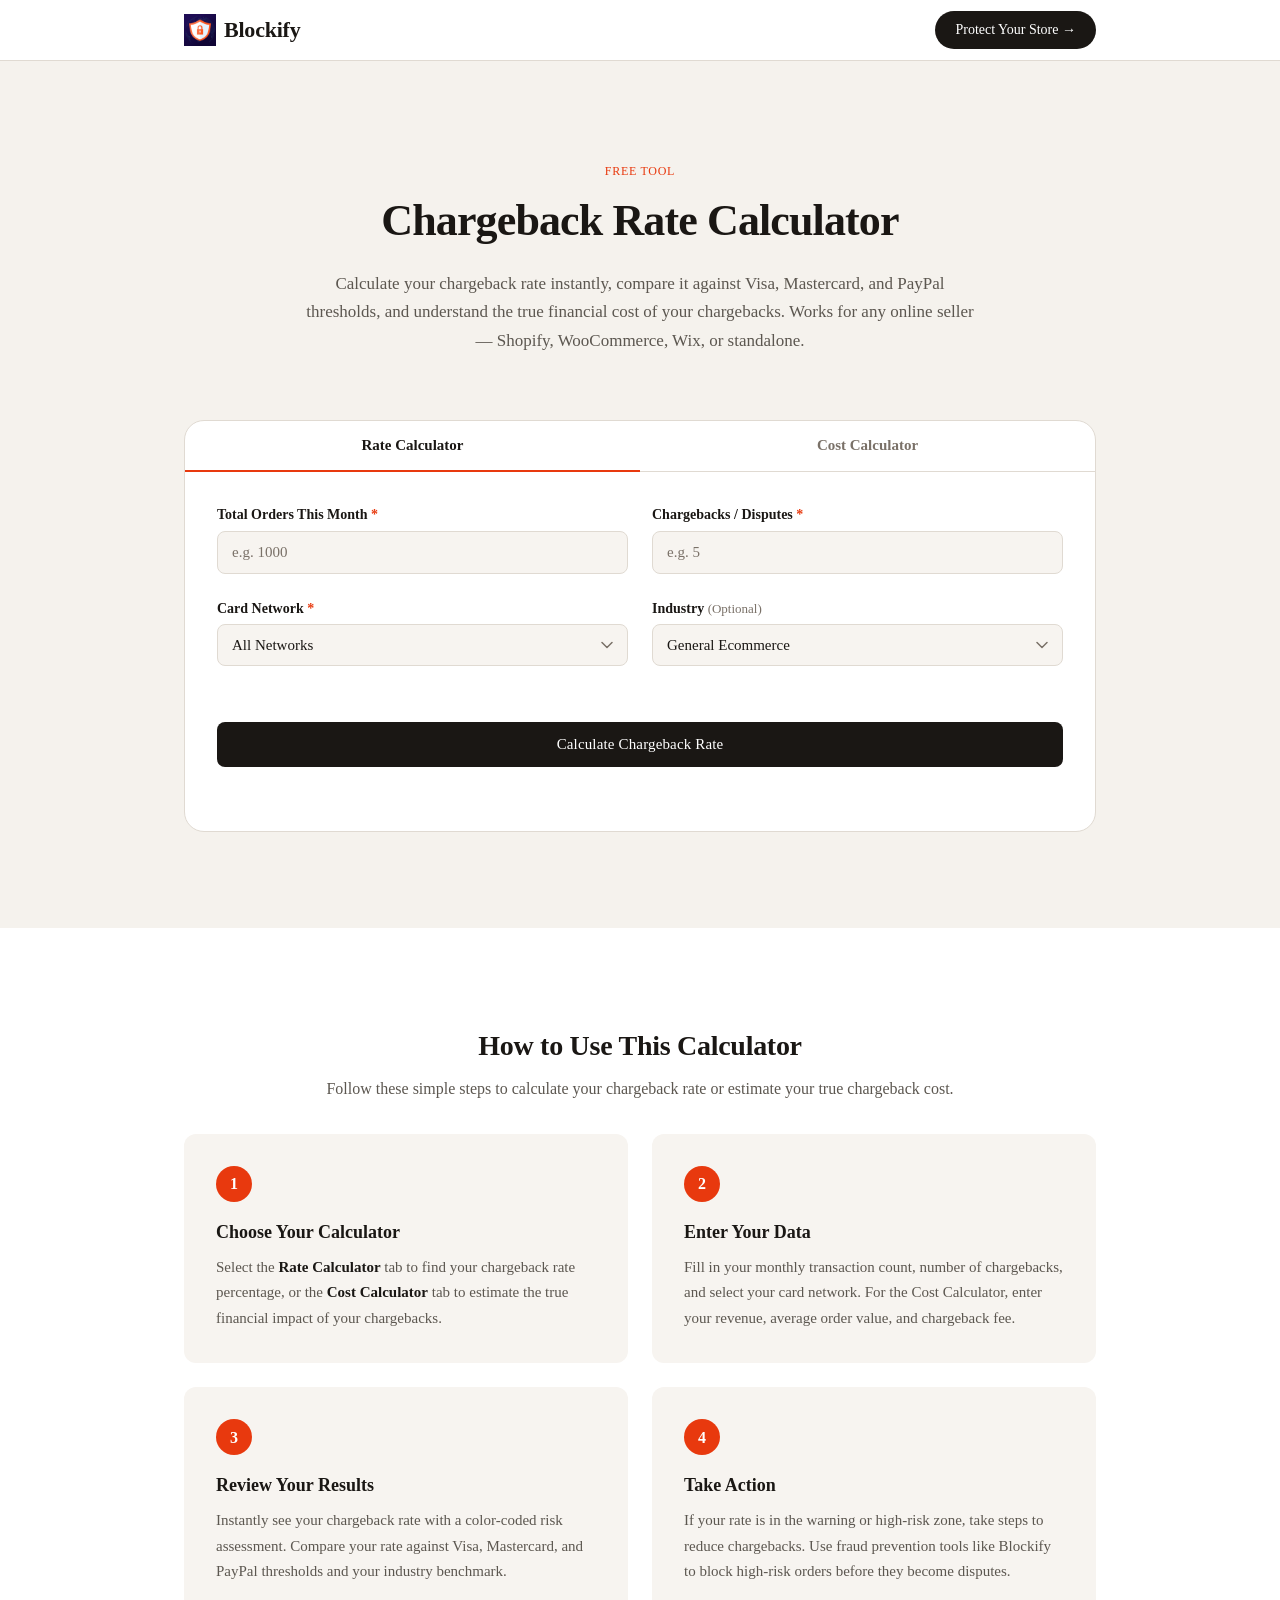
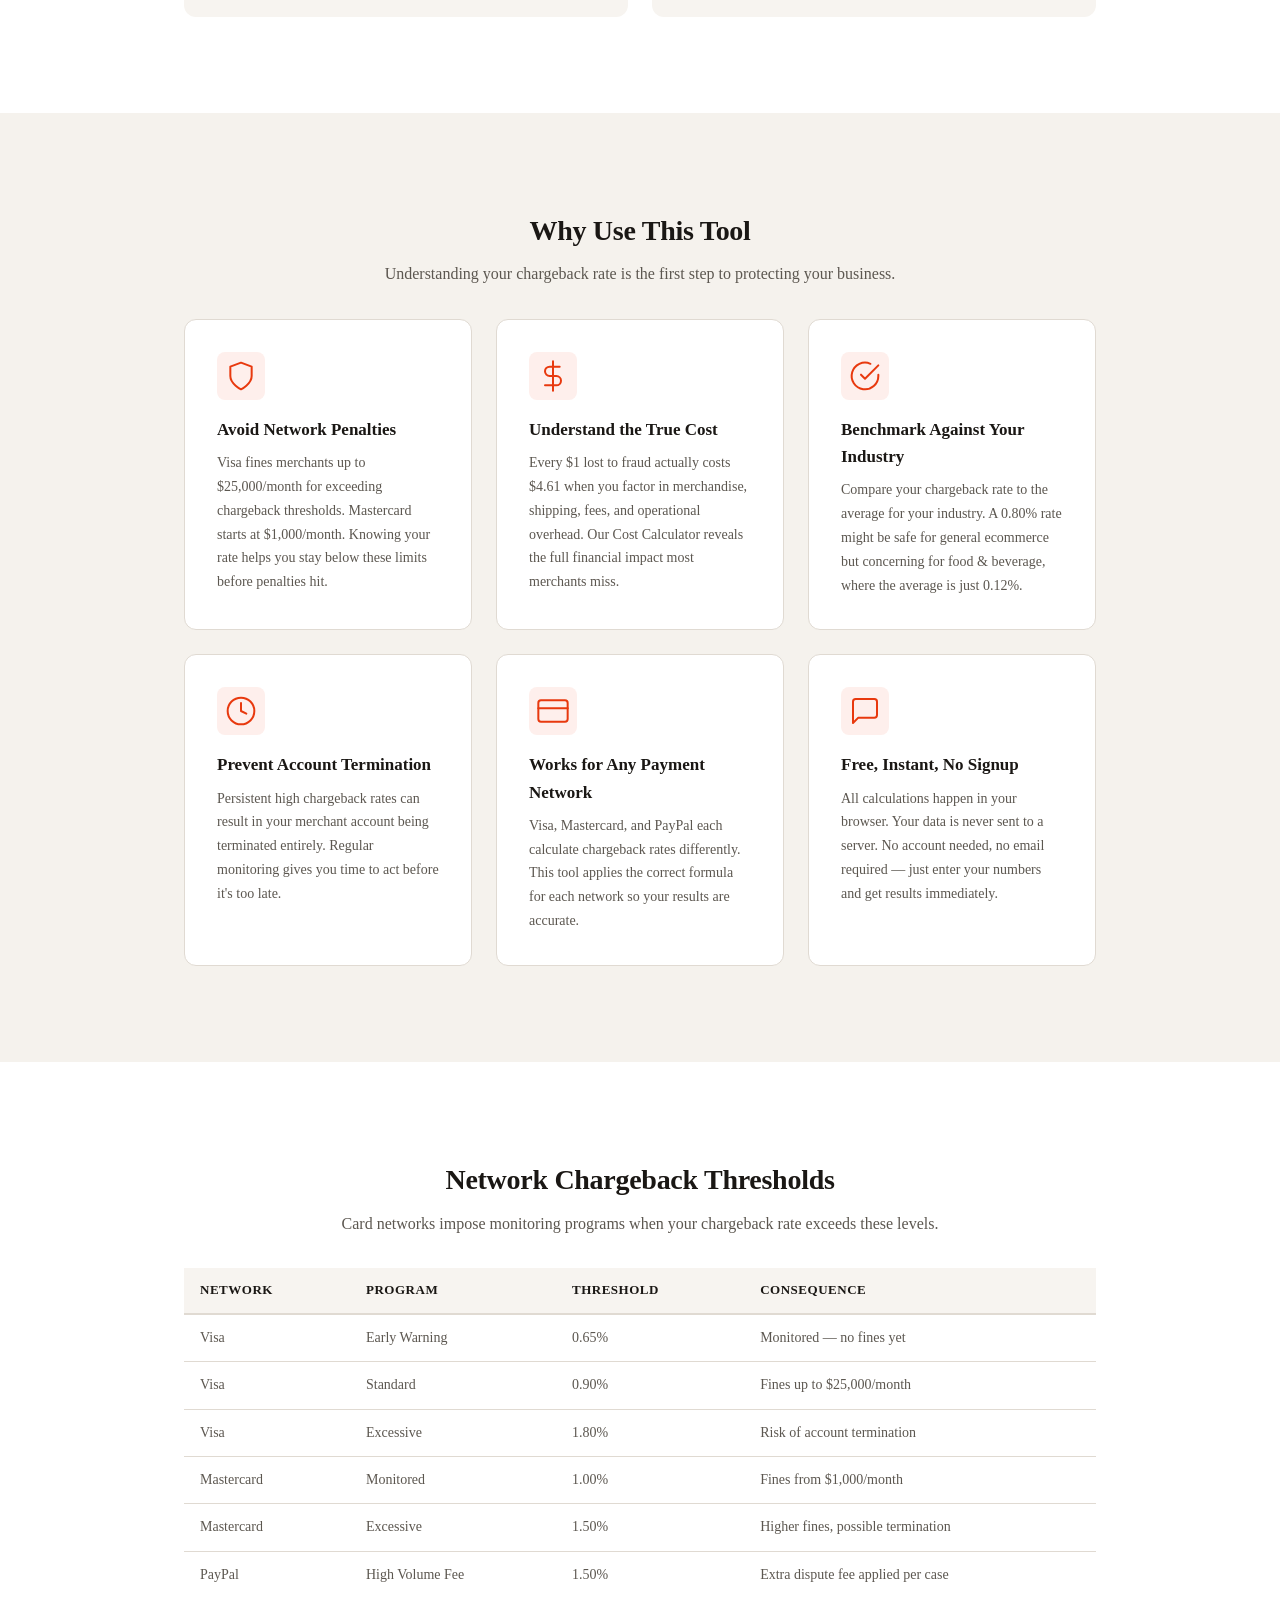
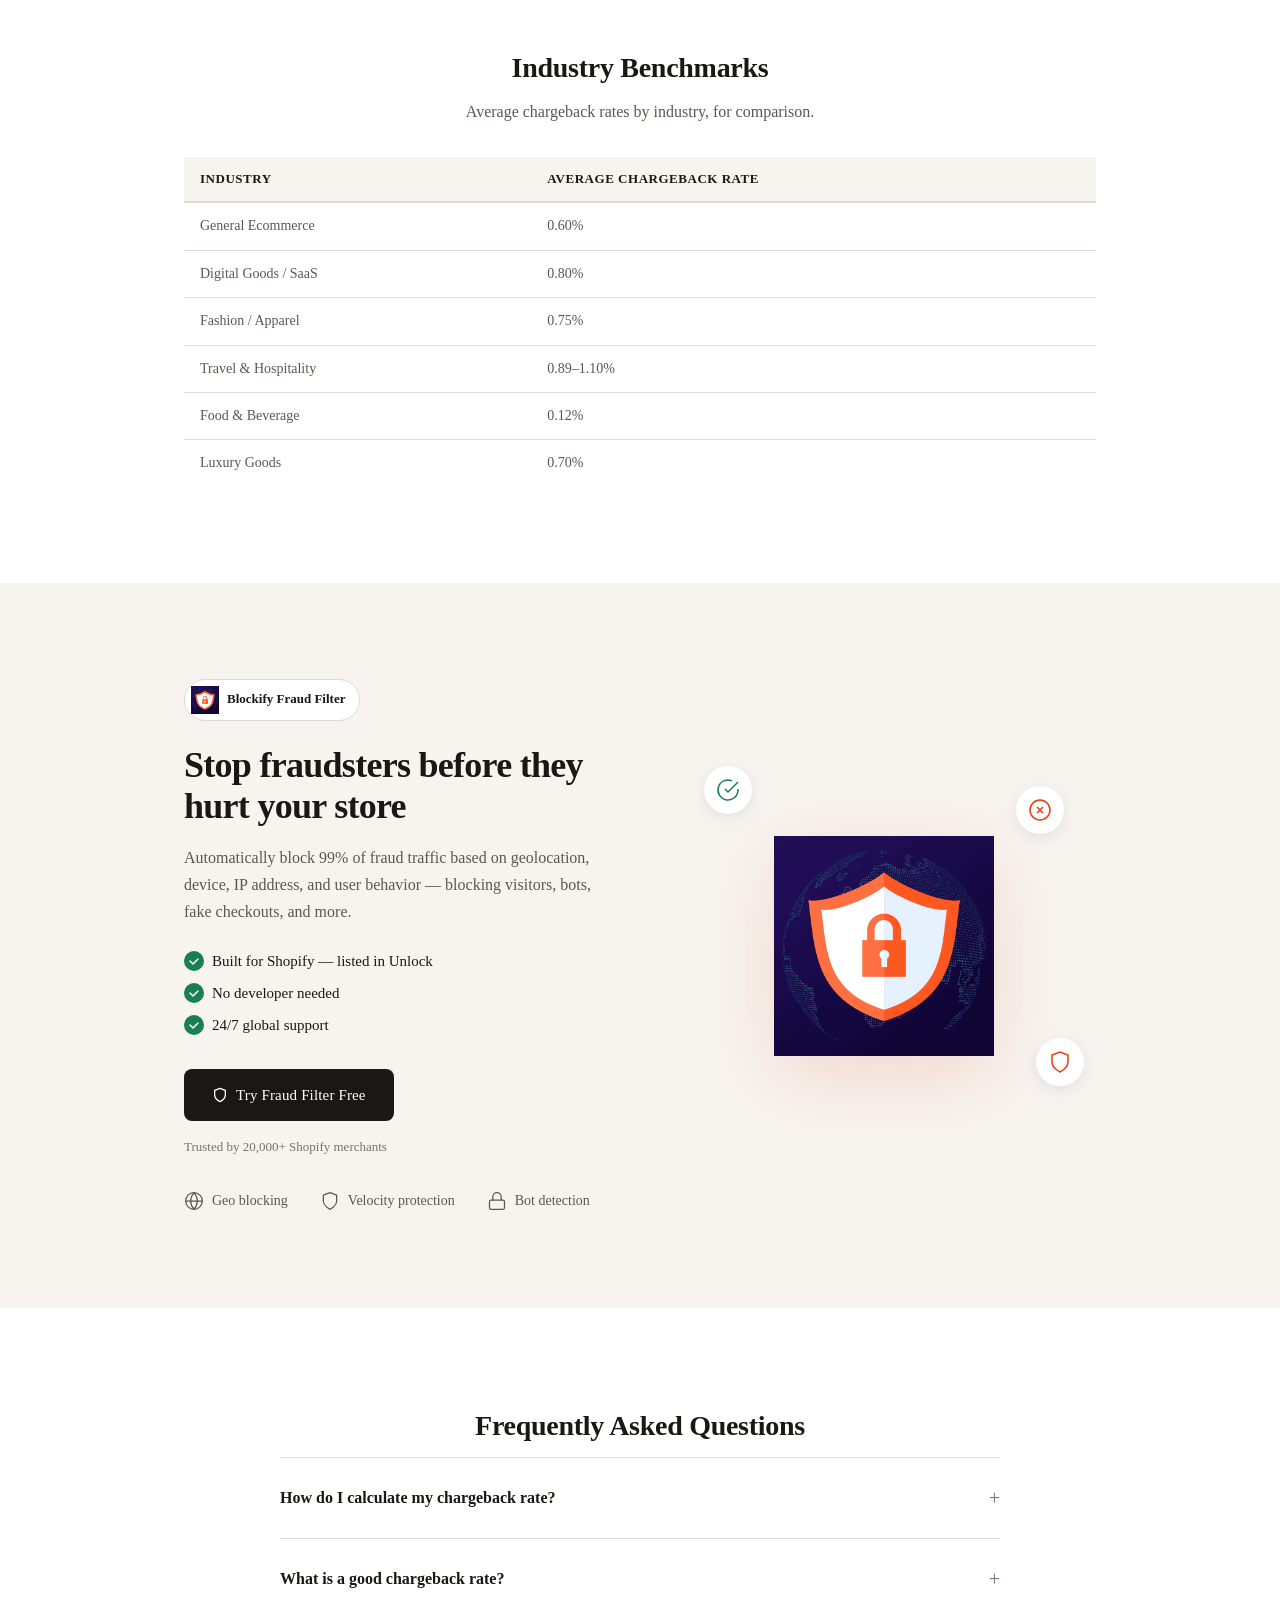
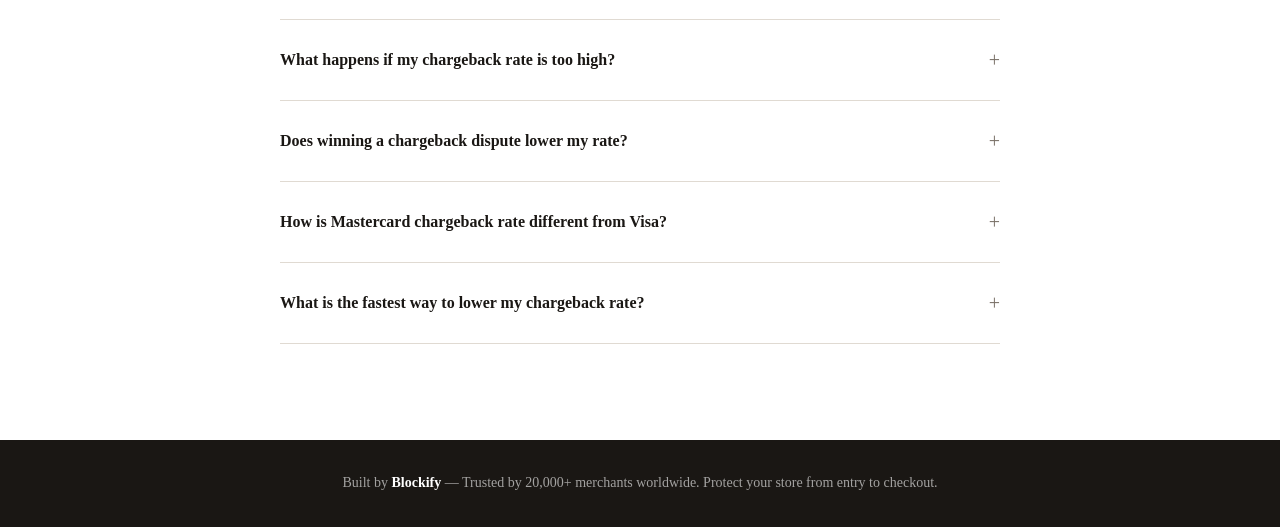
<file: index.html>
<!DOCTYPE html>
<html lang="en">
<head>
  <meta charset="UTF-8">
  <meta name="viewport" content="width=device-width, initial-scale=1.0">
  <title>Chargeback Rate Calculator — Free Tool for Online Sellers | Blockify</title>
  <meta name="description" content="Calculate your chargeback rate instantly. See if you're above Visa or Mastercard thresholds. Free tool — no signup needed.">
  <meta name="robots" content="index, follow">
  <link rel="canonical" href="https://blockifyapp.com/chargeback-rate-calculator">
  <link rel="preconnect" href="https://fonts.googleapis.com">
  <link rel="preconnect" href="https://fonts.gstatic.com" crossorigin>
  <link href="https://api.fontshare.com/v2/css?f[]=satoshi@400,500,600,700,800&display=swap" rel="stylesheet">
  <link rel="icon" href="data:,">
  <link rel="stylesheet" href="css/styles.css">
</head>
<body>

  <!-- Sticky Navigation -->
  <nav class="nav" id="nav">
    <div class="nav__container">
      <a href="https://blockifyapp.com" class="nav__logo" aria-label="Blockify Home">
        <img src="Logo.png" alt="Blockify" class="nav__logo-img">
        <span class="nav__wordmark">Blockify</span>
      </a>
      <a href="https://apps.shopify.com/blockify" class="nav__cta" target="_blank" rel="noopener">
        Protect Your Store &rarr;
      </a>
    </div>
  </nav>

  <!-- Hero / H1 Section -->
  <header class="hero">
    <div class="container">
      <p class="hero__label">Free Tool</p>
      <h1 class="hero__title">Chargeback Rate Calculator</h1>
      <p class="hero__subtitle">
        Calculate your chargeback rate instantly, compare it against Visa, Mastercard, and PayPal thresholds, and understand the true financial cost of your chargebacks. Works for any online seller — Shopify, WooCommerce, Wix, or standalone.
      </p>
    </div>
  </header>

  <!-- Calculator Widget -->
  <main class="calculator-section">
    <div class="container">
      <div class="calculator" id="calculator">

        <!-- Tab Navigation -->
        <div class="calculator__tabs" role="tablist">
          <button class="calculator__tab calculator__tab--active" role="tab" aria-selected="true" aria-controls="panel-rate" id="tab-rate" data-tab="rate">
            Rate Calculator
          </button>
          <button class="calculator__tab" role="tab" aria-selected="false" aria-controls="panel-cost" id="tab-cost" data-tab="cost">
            Cost Calculator
          </button>
        </div>

        <!-- Tab 1: Rate Calculator -->
        <div class="calculator__panel calculator__panel--active" role="tabpanel" id="panel-rate" aria-labelledby="tab-rate">
          <form class="calculator__form" id="form-rate" novalidate>
            <div class="form-grid">

              <div class="form-group">
                <label for="total-orders" class="form-label">Total Orders This Month <span class="form-required">*</span></label>
                <input type="number" id="total-orders" class="form-input" min="0" step="1" placeholder="e.g. 1000" required>
              </div>

              <div class="form-group">
                <label for="chargebacks" class="form-label">Chargebacks / Disputes <span class="form-required">*</span></label>
                <input type="number" id="chargebacks" class="form-input" min="0" step="1" placeholder="e.g. 5" required>
              </div>

              <div class="form-group">
                <label for="card-network" class="form-label">Card Network <span class="form-required">*</span></label>
                <select id="card-network" class="form-select" required>
                  <option value="all">All Networks</option>
                  <option value="visa">Visa</option>
                  <option value="mastercard">Mastercard</option>
                  <option value="paypal">PayPal</option>
                </select>
              </div>

              <div class="form-group">
                <label for="industry" class="form-label">Industry <span class="form-optional">(Optional)</span></label>
                <select id="industry" class="form-select">
                  <option value="general">General Ecommerce</option>
                  <option value="digital">Digital Goods / SaaS</option>
                  <option value="fashion">Fashion / Apparel</option>
                  <option value="travel">Travel &amp; Hospitality</option>
                  <option value="food">Food &amp; Beverage</option>
                  <option value="luxury">Luxury Goods</option>
                </select>
              </div>

              <!-- Mastercard: previous month transactions (shown conditionally) -->
              <div class="form-group form-group--hidden" id="prev-month-group">
                <label for="prev-month-orders" class="form-label">Previous Month Transactions <span class="form-required">*</span></label>
                <input type="number" id="prev-month-orders" class="form-input" min="0" step="1" placeholder="e.g. 950">
                <p class="form-hint">Mastercard uses last month's transaction count.</p>
              </div>

              <!-- PayPal: 3-month totals (shown conditionally) -->
              <div class="form-group form-group--hidden" id="paypal-orders-group">
                <label for="paypal-total-orders" class="form-label">Total Transactions (Rolling 3 Months) <span class="form-required">*</span></label>
                <input type="number" id="paypal-total-orders" class="form-input" min="0" step="1" placeholder="e.g. 3000">
                <p class="form-hint">PayPal uses a rolling 3-month window.</p>
              </div>

              <div class="form-group form-group--hidden" id="paypal-disputes-group">
                <label for="paypal-total-disputes" class="form-label">Total Disputes (Rolling 3 Months) <span class="form-required">*</span></label>
                <input type="number" id="paypal-total-disputes" class="form-input" min="0" step="1" placeholder="e.g. 15">
              </div>

            </div>

            <p class="form-error" id="rate-error" role="alert" aria-live="assertive"></p>
            <button type="submit" class="btn btn--primary" id="btn-calculate-rate">Calculate Chargeback Rate</button>
          </form>

          <!-- Rate Result (hidden until calculated) -->
          <div class="result result--hidden" id="result-rate" role="region" aria-live="polite" aria-label="Rate Calculator Results">
            <div class="result__rate">
              <span class="result__percentage" id="rate-percentage">0.00%</span>
              <span class="result__verdict" id="rate-verdict">Safe</span>
            </div>

            <!-- Visual Gauge -->
            <div class="gauge" id="rate-gauge">
              <div class="gauge__track">
                <div class="gauge__fill" id="gauge-fill"></div>
                <div class="gauge__marker" id="gauge-marker"></div>
              </div>
              <div class="gauge__labels">
                <span>0%</span>
                <span>0.65%</span>
                <span>0.90%</span>
                <span>1.50%</span>
                <span>2.00%</span>
              </div>
            </div>

            <!-- Threshold Cards -->
            <div class="threshold-cards" id="threshold-cards">
              <!-- Populated by JS -->
            </div>

            <!-- CTA Block -->
            <div class="cta-block">
              <p class="cta-block__text">Reduce chargebacks automatically — Block fraudulent orders before they happen with Blockify</p>
              <a href="https://apps.shopify.com/blockify" class="btn btn--cta" target="_blank" rel="noopener">Try Blockify Free &rarr;</a>
            </div>
          </div>
        </div>

        <!-- Tab 2: Cost Calculator -->
        <div class="calculator__panel" role="tabpanel" id="panel-cost" aria-labelledby="tab-cost" hidden>
          <form class="calculator__form" id="form-cost" novalidate>
            <div class="form-grid">

              <div class="form-group">
                <label for="monthly-revenue" class="form-label">Monthly Revenue ($) <span class="form-required">*</span></label>
                <input type="number" id="monthly-revenue" class="form-input" min="0" step="0.01" placeholder="e.g. 50000" required>
              </div>

              <div class="form-group">
                <label for="monthly-chargebacks" class="form-label">Chargebacks per Month <span class="form-required">*</span></label>
                <input type="number" id="monthly-chargebacks" class="form-input" min="0" step="1" placeholder="e.g. 10" required>
              </div>

              <div class="form-group">
                <label for="avg-order-value" class="form-label">Average Order Value ($) <span class="form-required">*</span></label>
                <input type="number" id="avg-order-value" class="form-input" min="0" step="0.01" placeholder="e.g. 75" required>
              </div>

              <div class="form-group">
                <label for="chargeback-fee" class="form-label">Chargeback Fee per Case ($) <span class="form-required">*</span></label>
                <input type="number" id="chargeback-fee" class="form-input" min="0" step="0.01" placeholder="25" value="25" required>
                <p class="form-hint">Default: $25. Stripe: $15, Banks: $25–$100.</p>
              </div>

            </div>

            <p class="form-error" id="cost-error" role="alert" aria-live="assertive"></p>
            <button type="submit" class="btn btn--primary" id="btn-calculate-cost">Calculate True Cost</button>
          </form>

          <!-- Cost Result (hidden until calculated) -->
          <div class="result result--hidden" id="result-cost" role="region" aria-live="polite" aria-label="Cost Calculator Results">
            <div class="cost-cards">
              <div class="cost-card">
                <p class="cost-card__label">Direct Loss / Month</p>
                <p class="cost-card__value" id="cost-direct">$0</p>
              </div>
              <div class="cost-card cost-card--highlight">
                <p class="cost-card__label">True Cost / Month</p>
                <p class="cost-card__value" id="cost-true">$0</p>
              </div>
              <div class="cost-card">
                <p class="cost-card__label">Annual Loss Estimate</p>
                <p class="cost-card__value" id="cost-annual">$0</p>
              </div>
              <div class="cost-card">
                <p class="cost-card__label">% of Revenue Lost</p>
                <p class="cost-card__value" id="cost-revenue-pct">0%</p>
              </div>
            </div>

            <!-- Hidden Cost Info Box -->
            <div class="info-box">
              <p class="info-box__title">Why is the "true cost" so much higher?</p>
              <p class="info-box__text">
                According to LexisNexis (2024), every $1 lost to fraud actually costs merchants $4.61 when you factor in lost merchandise, shipping, processing fees, operational costs, and penalty fees. This multiplier is applied to the order value portion of each chargeback.
              </p>
            </div>

            <!-- CTA Block -->
            <div class="cta-block">
              <p class="cta-block__text">Reduce chargebacks automatically — Block fraudulent orders before they happen with Blockify</p>
              <a href="https://apps.shopify.com/blockify" class="btn btn--cta" target="_blank" rel="noopener">Try Blockify Free &rarr;</a>
            </div>
          </div>
        </div>

      </div>
    </div>
  </main>

  <!-- How to Use Section -->
  <section class="how-to-section" id="how-to-use">
    <div class="container">
      <h2 class="section-title">How to Use This Calculator</h2>
      <p class="section-subtitle">Follow these simple steps to calculate your chargeback rate or estimate your true chargeback cost.</p>
      <div class="steps-grid">

        <div class="step-card">
          <div class="step-card__number">1</div>
          <h3 class="step-card__title">Choose Your Calculator</h3>
          <p class="step-card__text">Select the <strong>Rate Calculator</strong> tab to find your chargeback rate percentage, or the <strong>Cost Calculator</strong> tab to estimate the true financial impact of your chargebacks.</p>
        </div>

        <div class="step-card">
          <div class="step-card__number">2</div>
          <h3 class="step-card__title">Enter Your Data</h3>
          <p class="step-card__text">Fill in your monthly transaction count, number of chargebacks, and select your card network. For the Cost Calculator, enter your revenue, average order value, and chargeback fee.</p>
        </div>

        <div class="step-card">
          <div class="step-card__number">3</div>
          <h3 class="step-card__title">Review Your Results</h3>
          <p class="step-card__text">Instantly see your chargeback rate with a color-coded risk assessment. Compare your rate against Visa, Mastercard, and PayPal thresholds and your industry benchmark.</p>
        </div>

        <div class="step-card">
          <div class="step-card__number">4</div>
          <h3 class="step-card__title">Take Action</h3>
          <p class="step-card__text">If your rate is in the warning or high-risk zone, take steps to reduce chargebacks. Use fraud prevention tools like Blockify to block high-risk orders before they become disputes.</p>
        </div>

      </div>
    </div>
  </section>

  <!-- Why Use This Tool Section -->
  <section class="why-section" id="why-use-it">
    <div class="container">
      <h2 class="section-title">Why Use This Tool</h2>
      <p class="section-subtitle">Understanding your chargeback rate is the first step to protecting your business.</p>
      <div class="why-grid">

        <div class="why-card">
          <div class="why-card__icon">
            <svg width="32" height="32" viewBox="0 0 24 24" fill="none" stroke="currentColor" stroke-width="1.5" stroke-linecap="round" stroke-linejoin="round"><path d="M12 22s8-4 8-10V5l-8-3-8 3v7c0 6 8 10 8 10z"/></svg>
          </div>
          <h3 class="why-card__title">Avoid Network Penalties</h3>
          <p class="why-card__text">Visa fines merchants up to $25,000/month for exceeding chargeback thresholds. Mastercard starts at $1,000/month. Knowing your rate helps you stay below these limits before penalties hit.</p>
        </div>

        <div class="why-card">
          <div class="why-card__icon">
            <svg width="32" height="32" viewBox="0 0 24 24" fill="none" stroke="currentColor" stroke-width="1.5" stroke-linecap="round" stroke-linejoin="round"><line x1="12" y1="1" x2="12" y2="23"/><path d="M17 5H9.5a3.5 3.5 0 000 7h5a3.5 3.5 0 010 7H6"/></svg>
          </div>
          <h3 class="why-card__title">Understand the True Cost</h3>
          <p class="why-card__text">Every $1 lost to fraud actually costs $4.61 when you factor in merchandise, shipping, fees, and operational overhead. Our Cost Calculator reveals the full financial impact most merchants miss.</p>
        </div>

        <div class="why-card">
          <div class="why-card__icon">
            <svg width="32" height="32" viewBox="0 0 24 24" fill="none" stroke="currentColor" stroke-width="1.5" stroke-linecap="round" stroke-linejoin="round"><path d="M22 11.08V12a10 10 0 11-5.93-9.14"/><polyline points="22 4 12 14.01 9 11.01"/></svg>
          </div>
          <h3 class="why-card__title">Benchmark Against Your Industry</h3>
          <p class="why-card__text">Compare your chargeback rate to the average for your industry. A 0.80% rate might be safe for general ecommerce but concerning for food &amp; beverage, where the average is just 0.12%.</p>
        </div>

        <div class="why-card">
          <div class="why-card__icon">
            <svg width="32" height="32" viewBox="0 0 24 24" fill="none" stroke="currentColor" stroke-width="1.5" stroke-linecap="round" stroke-linejoin="round"><circle cx="12" cy="12" r="10"/><polyline points="12 6 12 12 16 14"/></svg>
          </div>
          <h3 class="why-card__title">Prevent Account Termination</h3>
          <p class="why-card__text">Persistent high chargeback rates can result in your merchant account being terminated entirely. Regular monitoring gives you time to act before it's too late.</p>
        </div>

        <div class="why-card">
          <div class="why-card__icon">
            <svg width="32" height="32" viewBox="0 0 24 24" fill="none" stroke="currentColor" stroke-width="1.5" stroke-linecap="round" stroke-linejoin="round"><rect x="1" y="4" width="22" height="16" rx="2" ry="2"/><line x1="1" y1="10" x2="23" y2="10"/></svg>
          </div>
          <h3 class="why-card__title">Works for Any Payment Network</h3>
          <p class="why-card__text">Visa, Mastercard, and PayPal each calculate chargeback rates differently. This tool applies the correct formula for each network so your results are accurate.</p>
        </div>

        <div class="why-card">
          <div class="why-card__icon">
            <svg width="32" height="32" viewBox="0 0 24 24" fill="none" stroke="currentColor" stroke-width="1.5" stroke-linecap="round" stroke-linejoin="round"><path d="M21 15a2 2 0 01-2 2H7l-4 4V5a2 2 0 012-2h14a2 2 0 012 2z"/></svg>
          </div>
          <h3 class="why-card__title">Free, Instant, No Signup</h3>
          <p class="why-card__text">All calculations happen in your browser. Your data is never sent to a server. No account needed, no email required — just enter your numbers and get results immediately.</p>
        </div>

      </div>
    </div>
  </section>

  <!-- Reference Tables Section -->
  <section class="reference-section" id="thresholds">
    <div class="container">
      <h2 class="section-title">Network Chargeback Thresholds</h2>
      <p class="section-subtitle">Card networks impose monitoring programs when your chargeback rate exceeds these levels.</p>
      <div class="table-wrapper">
        <table class="data-table" id="table-thresholds">
          <thead>
            <tr>
              <th>Network</th>
              <th>Program</th>
              <th>Threshold</th>
              <th>Consequence</th>
            </tr>
          </thead>
          <tbody>
            <tr>
              <td>Visa</td>
              <td>Early Warning</td>
              <td>0.65%</td>
              <td>Monitored — no fines yet</td>
            </tr>
            <tr>
              <td>Visa</td>
              <td>Standard</td>
              <td>0.90%</td>
              <td>Fines up to $25,000/month</td>
            </tr>
            <tr>
              <td>Visa</td>
              <td>Excessive</td>
              <td>1.80%</td>
              <td>Risk of account termination</td>
            </tr>
            <tr>
              <td>Mastercard</td>
              <td>Monitored</td>
              <td>1.00%</td>
              <td>Fines from $1,000/month</td>
            </tr>
            <tr>
              <td>Mastercard</td>
              <td>Excessive</td>
              <td>1.50%</td>
              <td>Higher fines, possible termination</td>
            </tr>
            <tr>
              <td>PayPal</td>
              <td>High Volume Fee</td>
              <td>1.50%</td>
              <td>Extra dispute fee applied per case</td>
            </tr>
          </tbody>
        </table>
      </div>

      <h2 class="section-title" style="margin-top: 3rem;">Industry Benchmarks</h2>
      <p class="section-subtitle">Average chargeback rates by industry, for comparison.</p>
      <div class="table-wrapper">
        <table class="data-table" id="table-benchmarks">
          <thead>
            <tr>
              <th>Industry</th>
              <th>Average Chargeback Rate</th>
            </tr>
          </thead>
          <tbody>
            <tr><td>General Ecommerce</td><td>0.60%</td></tr>
            <tr><td>Digital Goods / SaaS</td><td>0.80%</td></tr>
            <tr><td>Fashion / Apparel</td><td>0.75%</td></tr>
            <tr><td>Travel &amp; Hospitality</td><td>0.89–1.10%</td></tr>
            <tr><td>Food &amp; Beverage</td><td>0.12%</td></tr>
            <tr><td>Luxury Goods</td><td>0.70%</td></tr>
          </tbody>
        </table>
      </div>
    </div>
  </section>

  <!-- Stop Fraudsters Section -->
  <section class="stop-fraud-section" id="stop-fraud">
    <div class="container">
      <div class="stop-fraud">

        <!-- Left Column: Content -->
        <div class="stop-fraud__left">
          <div class="stop-fraud__badge">
            <img src="Logo.png" alt="Blockify" class="stop-fraud__badge-icon">
            <span class="stop-fraud__badge-text">Blockify Fraud Filter</span>
          </div>

          <h2 class="stop-fraud__title">Stop fraudsters before they hurt your store</h2>

          <p class="stop-fraud__text">
            Automatically block 99% of fraud traffic based on geolocation, device, IP address, and user behavior — blocking visitors, bots, fake checkouts, and more.
          </p>

          <ul class="stop-fraud__checklist">
            <li class="stop-fraud__check-item">
              <svg class="stop-fraud__check-icon" width="20" height="20" viewBox="0 0 20 20" fill="none"><circle cx="10" cy="10" r="10" fill="#1A7F4E"/><path d="M6 10l3 3 5-5" stroke="#fff" stroke-width="1.5" stroke-linecap="round" stroke-linejoin="round"/></svg>
              Built for Shopify — listed in Unlock
            </li>
            <li class="stop-fraud__check-item">
              <svg class="stop-fraud__check-icon" width="20" height="20" viewBox="0 0 20 20" fill="none"><circle cx="10" cy="10" r="10" fill="#1A7F4E"/><path d="M6 10l3 3 5-5" stroke="#fff" stroke-width="1.5" stroke-linecap="round" stroke-linejoin="round"/></svg>
              No developer needed
            </li>
            <li class="stop-fraud__check-item">
              <svg class="stop-fraud__check-icon" width="20" height="20" viewBox="0 0 20 20" fill="none"><circle cx="10" cy="10" r="10" fill="#1A7F4E"/><path d="M6 10l3 3 5-5" stroke="#fff" stroke-width="1.5" stroke-linecap="round" stroke-linejoin="round"/></svg>
              24/7 global support
            </li>
          </ul>

          <a href="https://apps.shopify.com/blockify" class="btn btn--primary stop-fraud__btn" target="_blank" rel="noopener">
            <svg width="16" height="16" viewBox="0 0 24 24" fill="none" stroke="currentColor" stroke-width="2" stroke-linecap="round" stroke-linejoin="round" style="margin-right:8px"><path d="M12 22s8-4 8-10V5l-8-3-8 3v7c0 6 8 10 8 10z"/></svg>
            Try Fraud Filter Free
          </a>

          <p class="stop-fraud__trust">Trusted by 20,000+ Shopify merchants</p>

          <div class="stop-fraud__features">
            <div class="stop-fraud__feature">
              <svg width="20" height="20" viewBox="0 0 24 24" fill="none" stroke="currentColor" stroke-width="1.5" stroke-linecap="round" stroke-linejoin="round"><circle cx="12" cy="12" r="10"/><line x1="2" y1="12" x2="22" y2="12"/><path d="M12 2a15.3 15.3 0 014 10 15.3 15.3 0 01-4 10 15.3 15.3 0 01-4-10 15.3 15.3 0 014-10z"/></svg>
              <span>Geo blocking</span>
            </div>
            <div class="stop-fraud__feature">
              <svg width="20" height="20" viewBox="0 0 24 24" fill="none" stroke="currentColor" stroke-width="1.5" stroke-linecap="round" stroke-linejoin="round"><path d="M12 22s8-4 8-10V5l-8-3-8 3v7c0 6 8 10 8 10z"/></svg>
              <span>Velocity protection</span>
            </div>
            <div class="stop-fraud__feature">
              <svg width="20" height="20" viewBox="0 0 24 24" fill="none" stroke="currentColor" stroke-width="1.5" stroke-linecap="round" stroke-linejoin="round"><rect x="3" y="11" width="18" height="11" rx="2" ry="2"/><path d="M7 11V7a5 5 0 0110 0v4"/></svg>
              <span>Bot detection</span>
            </div>
          </div>
        </div>

        <!-- Right Column: Hero Image -->
        <div class="stop-fraud__right">
          <div class="stop-fraud__visual">
            <img src="Logo.png" alt="Blockify Fraud Protection" class="stop-fraud__hero-img">
            <!-- Decorative floating icons -->
            <div class="stop-fraud__float stop-fraud__float--1">
              <svg width="24" height="24" viewBox="0 0 24 24" fill="none" stroke="#E8390E" stroke-width="1.5"><circle cx="12" cy="12" r="10"/><path d="M15 9l-6 6M9 9l6 6"/></svg>
            </div>
            <div class="stop-fraud__float stop-fraud__float--2">
              <svg width="24" height="24" viewBox="0 0 24 24" fill="none" stroke="#E8390E" stroke-width="1.5"><path d="M12 22s8-4 8-10V5l-8-3-8 3v7c0 6 8 10 8 10z"/></svg>
            </div>
            <div class="stop-fraud__float stop-fraud__float--3">
              <svg width="24" height="24" viewBox="0 0 24 24" fill="none" stroke="#1A7F4E" stroke-width="1.5"><path d="M22 11.08V12a10 10 0 11-5.93-9.14"/><polyline points="22 4 12 14.01 9 11.01"/></svg>
            </div>
          </div>
        </div>

      </div>
    </div>
  </section>

  <!-- FAQ Section -->
  <section class="faq-section" id="faq">
    <div class="container">
      <h2 class="section-title">Frequently Asked Questions</h2>
      <div class="faq-list" id="faq-list">

        <details class="faq-item">
          <summary class="faq-question">How do I calculate my chargeback rate?</summary>
          <p class="faq-answer">Divide the number of chargebacks by the total number of transactions in the same period, then multiply by 100. Visa uses the current month's transactions; Mastercard uses the previous month's count.</p>
        </details>

        <details class="faq-item">
          <summary class="faq-question">What is a good chargeback rate?</summary>
          <p class="faq-answer">For most ecommerce sellers, keeping your rate below 0.65% is the safe zone. Between 0.65% and 0.90% is a warning zone for Visa. Above 0.90% places you in Visa's standard monitoring program, which carries financial penalties.</p>
        </details>

        <details class="faq-item">
          <summary class="faq-question">What happens if my chargeback rate is too high?</summary>
          <p class="faq-answer">Card networks place you in a monitoring program with monthly fines — Visa can charge up to $25,000/month, Mastercard starts at $1,000/month. Persistent high rates can result in your merchant account being terminated.</p>
        </details>

        <details class="faq-item">
          <summary class="faq-question">Does winning a chargeback dispute lower my rate?</summary>
          <p class="faq-answer">No. Card networks count every chargeback filed against you, regardless of outcome. This is why preventing chargebacks from being filed in the first place is far more valuable than winning disputes after the fact.</p>
        </details>

        <details class="faq-item">
          <summary class="faq-question">How is Mastercard chargeback rate different from Visa?</summary>
          <p class="faq-answer">Mastercard divides chargebacks filed this month by transactions processed last month. Visa divides chargebacks this month by transactions this month. This means a sudden increase in orders (e.g. after a sale) can cause your Mastercard rate to spike the following month.</p>
        </details>

        <details class="faq-item">
          <summary class="faq-question">What is the fastest way to lower my chargeback rate?</summary>
          <p class="faq-answer">Block high-risk orders before fulfillment using fraud prevention tools, use IP and email verification at checkout, set up chargeback alert services to refund before disputes escalate, and ensure clear billing descriptors so customers recognize charges.</p>
        </details>

      </div>
    </div>
  </section>

  <!-- Footer -->
  <footer class="footer">
    <div class="container">
      <p class="footer__text">
        Built by <a href="https://blockifyapp.com" class="footer__link">Blockify</a> — Trusted by 20,000+ merchants worldwide. Protect your store from entry to checkout.
      </p>
    </div>
  </footer>

  <script src="js/thresholds.js"></script>
  <script src="js/calculator.js"></script>
  <script src="js/analytics.js"></script>
  <script src="js/ui.js"></script>

</body>
</html>
</file>
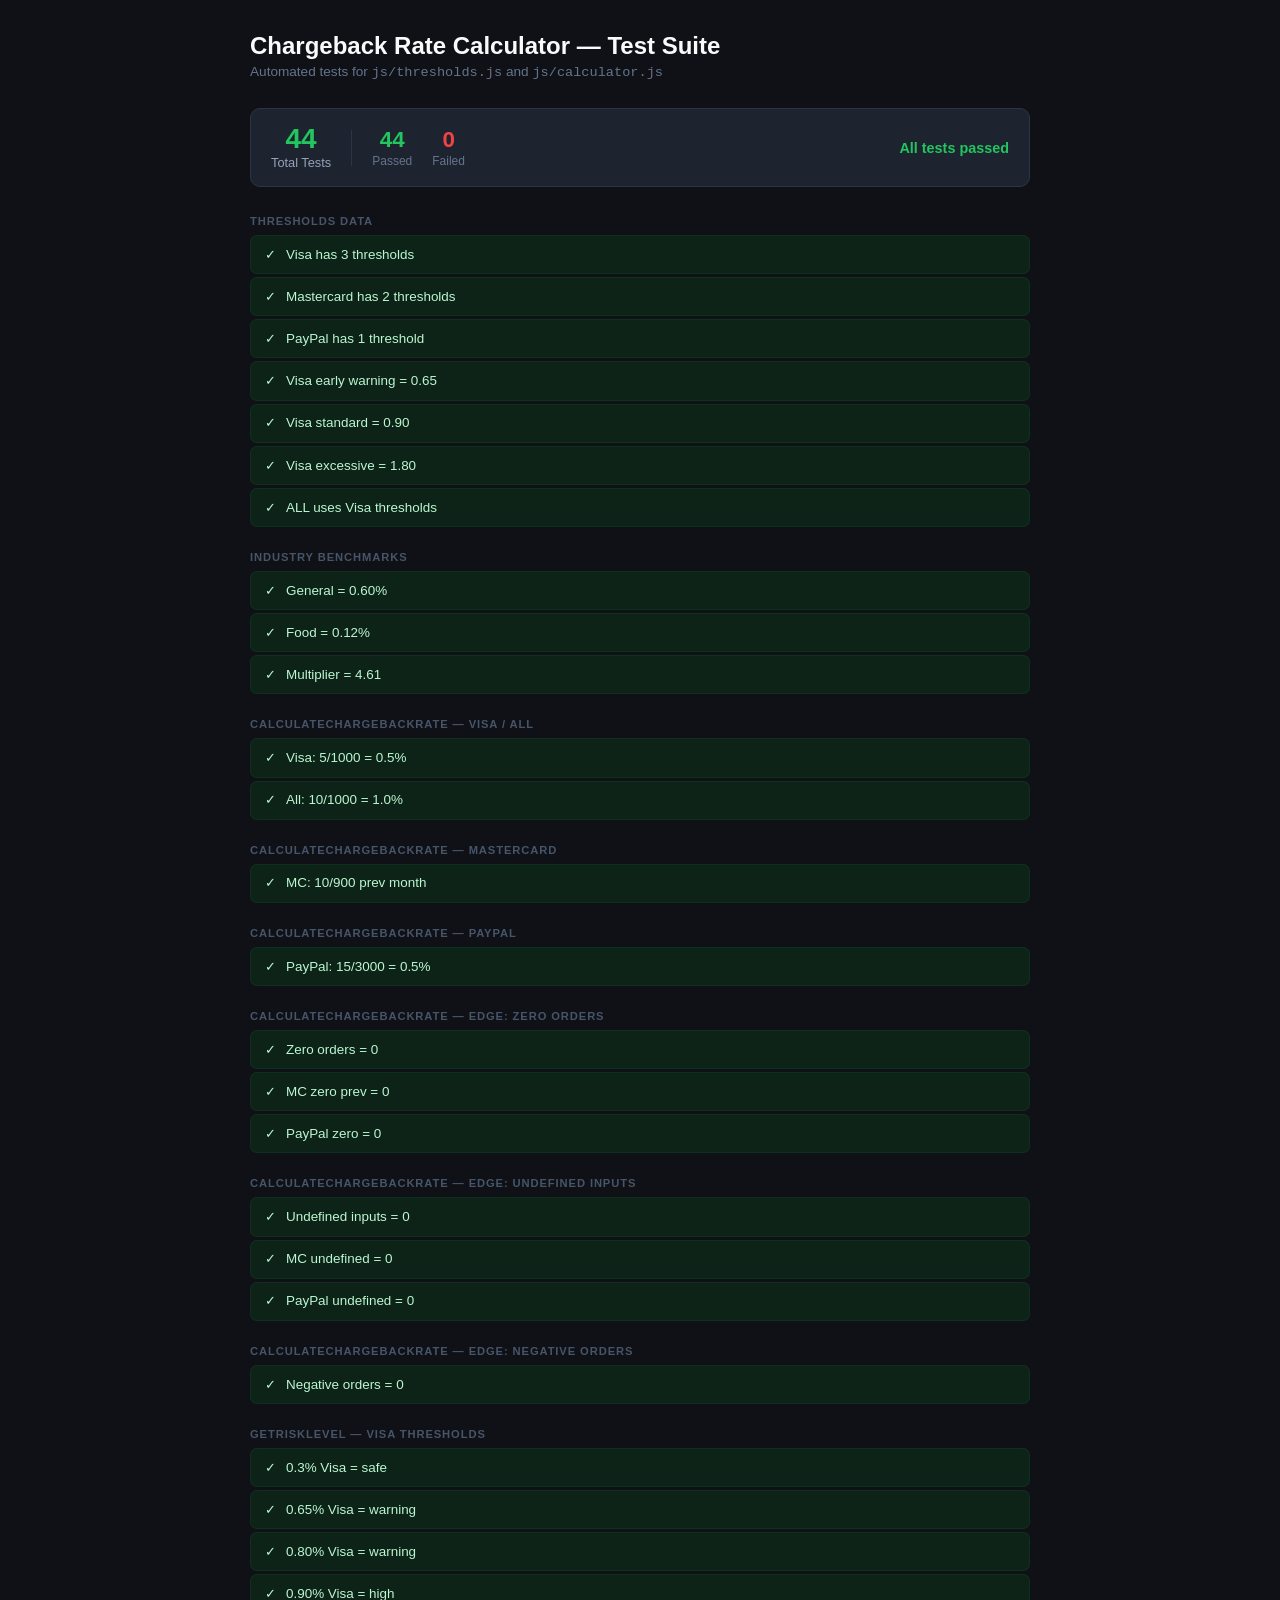
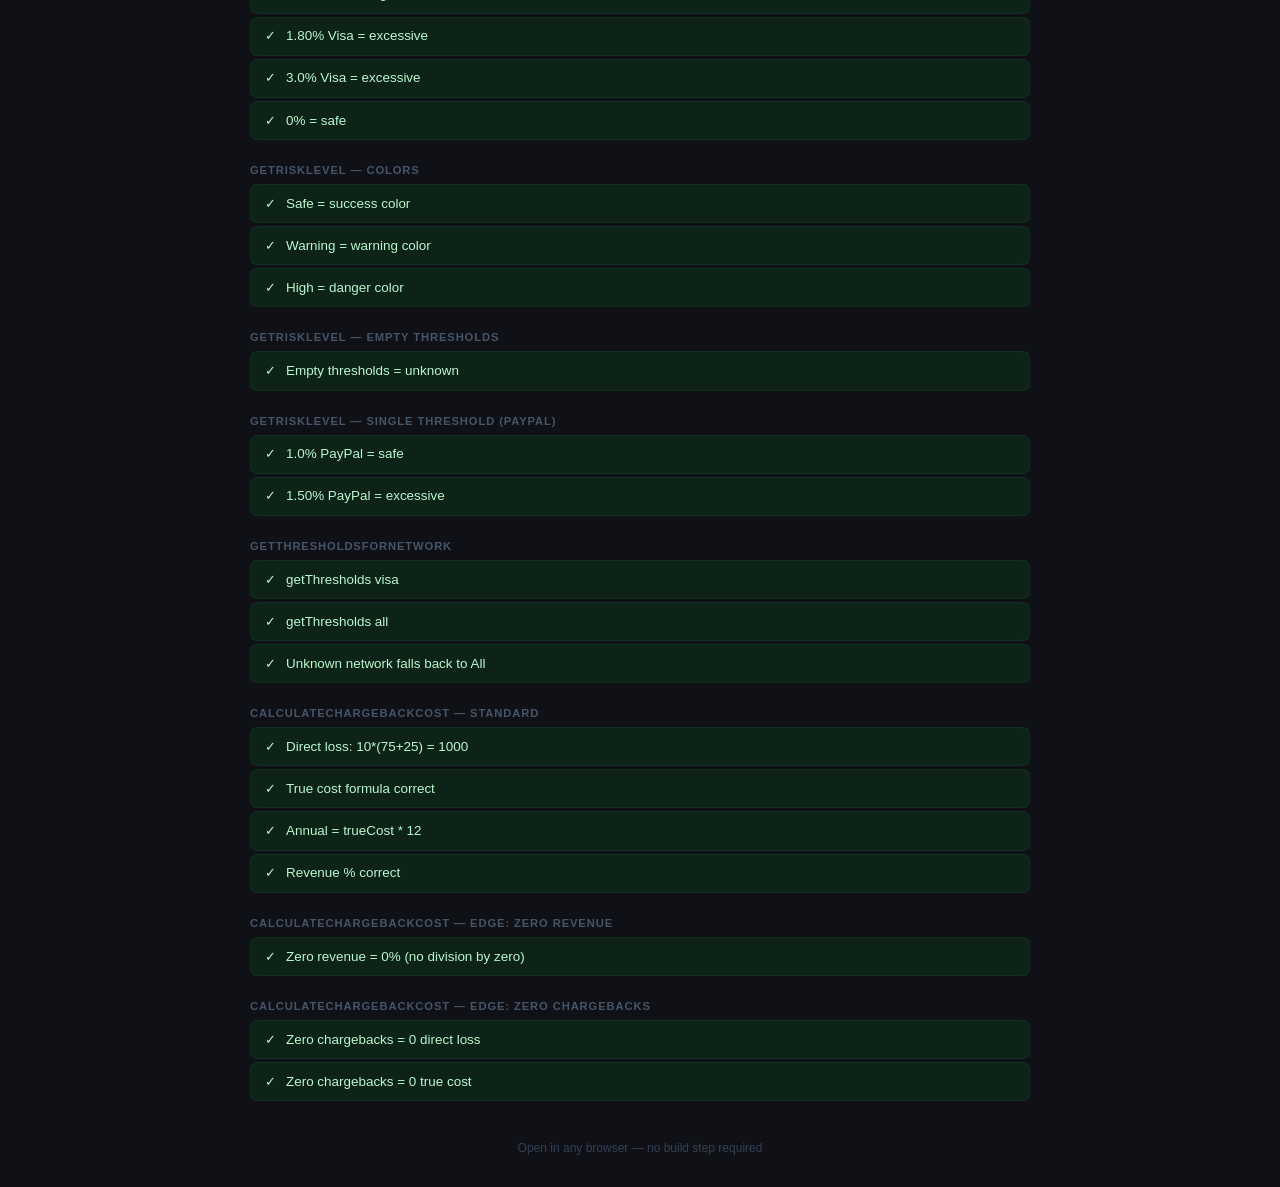
<file: test.html>
<!DOCTYPE html>
<html lang="en">
<head>
  <meta charset="UTF-8" />
  <meta name="viewport" content="width=device-width, initial-scale=1.0" />
  <title>Chargeback Rate Calculator — Test Suite</title>
  <style>
    *, *::before, *::after { box-sizing: border-box; margin: 0; padding: 0; }

    body {
      font-family: -apple-system, BlinkMacSystemFont, 'Segoe UI', Roboto, sans-serif;
      background: #0f1117;
      color: #e2e8f0;
      min-height: 100vh;
      padding: 2rem 1rem;
    }

    .container {
      max-width: 780px;
      margin: 0 auto;
    }

    h1 {
      font-size: 1.5rem;
      font-weight: 700;
      color: #f8fafc;
      margin-bottom: 0.25rem;
    }

    .subtitle {
      font-size: 0.85rem;
      color: #64748b;
      margin-bottom: 1.75rem;
    }

    /* Summary bar */
    .summary {
      display: flex;
      align-items: center;
      gap: 1.25rem;
      background: #1e2330;
      border: 1px solid #2d3447;
      border-radius: 10px;
      padding: 1rem 1.25rem;
      margin-bottom: 1.75rem;
    }

    .summary-badge {
      font-size: 1.75rem;
      font-weight: 800;
      line-height: 1;
    }

    .summary-badge.all-pass { color: #22c55e; }
    .summary-badge.has-fail { color: #ef4444; }

    .summary-label {
      font-size: 0.8rem;
      color: #94a3b8;
      margin-top: 2px;
    }

    .summary-divider {
      width: 1px;
      height: 36px;
      background: #2d3447;
    }

    .stat { text-align: center; }
    .stat-num { font-size: 1.4rem; font-weight: 700; }
    .stat-num.pass { color: #22c55e; }
    .stat-num.fail { color: #ef4444; }
    .stat-label { font-size: 0.75rem; color: #64748b; margin-top: 1px; }

    .status-text {
      margin-left: auto;
      font-size: 0.9rem;
      font-weight: 600;
    }
    .status-text.all-pass { color: #22c55e; }
    .status-text.has-fail { color: #ef4444; }

    /* Section headings */
    .section-heading {
      font-size: 0.7rem;
      font-weight: 700;
      letter-spacing: 0.08em;
      text-transform: uppercase;
      color: #475569;
      margin: 1.5rem 0 0.5rem;
    }

    /* Test list */
    .test-list {
      display: flex;
      flex-direction: column;
      gap: 3px;
    }

    .test-item {
      display: flex;
      align-items: flex-start;
      gap: 0.65rem;
      padding: 0.55rem 0.85rem;
      border-radius: 7px;
      font-size: 0.84rem;
      line-height: 1.45;
      border: 1px solid transparent;
    }

    .test-item.pass {
      background: #0d2318;
      border-color: #14532d44;
      color: #bbf7d0;
    }

    .test-item.fail {
      background: #2a0d0d;
      border-color: #7f1d1d55;
      color: #fecaca;
    }

    .test-icon {
      flex-shrink: 0;
      font-size: 0.8rem;
      margin-top: 1px;
      font-style: normal;
    }

    .test-name {
      flex: 1;
      color: inherit;
    }

    .test-error {
      display: block;
      margin-top: 3px;
      font-size: 0.76rem;
      color: #f87171;
      font-family: 'Menlo', 'Consolas', monospace;
    }

    /* Error banner (load failure) */
    .load-error {
      background: #2a0d0d;
      border: 1px solid #7f1d1d;
      border-radius: 10px;
      padding: 1rem 1.25rem;
      color: #fca5a5;
      font-size: 0.875rem;
      margin-bottom: 1.5rem;
    }

    .load-error strong { color: #ef4444; }

    footer {
      margin-top: 2.5rem;
      text-align: center;
      font-size: 0.75rem;
      color: #334155;
    }
  </style>
</head>
<body>
  <div class="container">
    <h1>Chargeback Rate Calculator — Test Suite</h1>
    <p class="subtitle">Automated tests for <code>js/thresholds.js</code> and <code>js/calculator.js</code></p>

    <div id="load-error-banner" style="display:none"></div>
    <div id="summary"></div>
    <div id="results"></div>

    <footer>Open in any browser — no build step required</footer>
  </div>

  <!-- Load the modules under test -->
  <script src="js/thresholds.js"></script>
  <script src="js/calculator.js"></script>

  <script>
    /* ------------------------------------------------------------------ */
    /*  Mini test runner                                                    */
    /* ------------------------------------------------------------------ */

    const suites = [];
    let currentSuite = null;

    function describe(name, fn) {
      currentSuite = { name, tests: [] };
      suites.push(currentSuite);
      fn();
      currentSuite = null;
    }

    function assert(condition, label) {
      const test = { label, pass: !!condition, error: null };
      (currentSuite ? currentSuite.tests : (suites[suites.length - 1] || { tests: [] }).tests).push(test);
    }

    // Wrap assert so thrown errors are caught and reported as failures
    function assertSafe(fn, label) {
      try {
        fn();
      } catch (e) {
        if (currentSuite) {
          currentSuite.tests.push({ label, pass: false, error: e.message });
        }
      }
    }

    /* ------------------------------------------------------------------ */
    /*  Test definitions                                                    */
    /* ------------------------------------------------------------------ */

    describe('Thresholds Data', () => {
      assert(NETWORK_THRESHOLDS.visa.length === 3, 'Visa has 3 thresholds');
      assert(NETWORK_THRESHOLDS.mastercard.length === 2, 'Mastercard has 2 thresholds');
      assert(NETWORK_THRESHOLDS.paypal.length === 1, 'PayPal has 1 threshold');
      assert(NETWORK_THRESHOLDS.visa[0].rate === 0.65, 'Visa early warning = 0.65');
      assert(NETWORK_THRESHOLDS.visa[1].rate === 0.90, 'Visa standard = 0.90');
      assert(NETWORK_THRESHOLDS.visa[2].rate === 1.80, 'Visa excessive = 1.80');
      assert(ALL_NETWORK_THRESHOLDS === NETWORK_THRESHOLDS.visa, 'ALL uses Visa thresholds');
    });

    describe('Industry Benchmarks', () => {
      assert(INDUSTRY_BENCHMARKS.general.rate === 0.60, 'General = 0.60%');
      assert(INDUSTRY_BENCHMARKS.food.rate === 0.12, 'Food = 0.12%');
      assert(FRAUD_COST_MULTIPLIER === 4.61, 'Multiplier = 4.61');
    });

    describe('calculateChargebackRate — Visa / All', () => {
      assert(calculateChargebackRate('visa', { chargebacks: 5, totalOrders: 1000 }) === 0.5, 'Visa: 5/1000 = 0.5%');
      assert(calculateChargebackRate('all',  { chargebacks: 10, totalOrders: 1000 }) === 1.0, 'All: 10/1000 = 1.0%');
    });

    describe('calculateChargebackRate — Mastercard', () => {
      assert(
        calculateChargebackRate('mastercard', { chargebacks: 10, prevMonthOrders: 900 }).toFixed(4) === (10 / 900 * 100).toFixed(4),
        'MC: 10/900 prev month'
      );
    });

    describe('calculateChargebackRate — PayPal', () => {
      assert(
        calculateChargebackRate('paypal', { paypalTotalDisputes: 15, paypalTotalOrders: 3000 }) === 0.5,
        'PayPal: 15/3000 = 0.5%'
      );
    });

    describe('calculateChargebackRate — Edge: zero orders', () => {
      assert(calculateChargebackRate('visa',       { chargebacks: 5, totalOrders: 0 })          === 0, 'Zero orders = 0');
      assert(calculateChargebackRate('mastercard', { chargebacks: 5, prevMonthOrders: 0 })       === 0, 'MC zero prev = 0');
      assert(calculateChargebackRate('paypal',     { paypalTotalDisputes: 5, paypalTotalOrders: 0 }) === 0, 'PayPal zero = 0');
    });

    describe('calculateChargebackRate — Edge: undefined inputs', () => {
      assert(calculateChargebackRate('visa',       {}) === 0, 'Undefined inputs = 0');
      assert(calculateChargebackRate('mastercard', {}) === 0, 'MC undefined = 0');
      assert(calculateChargebackRate('paypal',     {}) === 0, 'PayPal undefined = 0');
    });

    describe('calculateChargebackRate — Edge: negative orders', () => {
      assert(calculateChargebackRate('visa', { chargebacks: 5, totalOrders: -100 }) === 0, 'Negative orders = 0');
    });

    describe('getRiskLevel — Visa thresholds', () => {
      var vt = NETWORK_THRESHOLDS.visa;
      assert(getRiskLevel(0.3,  vt).level === 'safe',      '0.3% Visa = safe');
      assert(getRiskLevel(0.65, vt).level === 'warning',   '0.65% Visa = warning');
      assert(getRiskLevel(0.80, vt).level === 'warning',   '0.80% Visa = warning');
      assert(getRiskLevel(0.90, vt).level === 'high',      '0.90% Visa = high');
      assert(getRiskLevel(1.80, vt).level === 'excessive', '1.80% Visa = excessive');
      assert(getRiskLevel(3.0,  vt).level === 'excessive', '3.0% Visa = excessive');
      assert(getRiskLevel(0.0,  vt).level === 'safe',      '0% = safe');
    });

    describe('getRiskLevel — colors', () => {
      var vt = NETWORK_THRESHOLDS.visa;
      assert(getRiskLevel(0.3, vt).color === 'success', 'Safe = success color');
      assert(getRiskLevel(0.7, vt).color === 'warning', 'Warning = warning color');
      assert(getRiskLevel(1.0, vt).color === 'danger',  'High = danger color');
    });

    describe('getRiskLevel — empty thresholds', () => {
      assert(getRiskLevel(0.5, []).level === 'unknown', 'Empty thresholds = unknown');
    });

    describe('getRiskLevel — single threshold (PayPal)', () => {
      var pt = NETWORK_THRESHOLDS.paypal;
      assert(getRiskLevel(1.0,  pt).level === 'safe',      '1.0% PayPal = safe');
      assert(getRiskLevel(1.50, pt).level === 'excessive',  '1.50% PayPal = excessive');
    });

    describe('getThresholdsForNetwork', () => {
      assert(getThresholdsForNetwork('visa')            === NETWORK_THRESHOLDS.visa, 'getThresholds visa');
      assert(getThresholdsForNetwork('all')             === ALL_NETWORK_THRESHOLDS,  'getThresholds all');
      assert(getThresholdsForNetwork('unknown_network') === ALL_NETWORK_THRESHOLDS,  'Unknown network falls back to All');
    });

    describe('calculateChargebackCost — standard', () => {
      var cost = calculateChargebackCost({ monthlyRevenue: 50000, monthlyChargebacks: 10, avgOrderValue: 75, chargebackFee: 25 });
      assert(cost.directLoss === 1000,                                                    'Direct loss: 10*(75+25) = 1000');
      assert(cost.trueCost === 10 * 75 * 4.61 + 10 * 25,                                 'True cost formula correct');
      assert(cost.annualLoss === cost.trueCost * 12,                                      'Annual = trueCost * 12');
      assert(Math.abs(cost.revenuePercent - (cost.trueCost / 50000 * 100)) < 0.01,        'Revenue % correct');
    });

    describe('calculateChargebackCost — Edge: zero revenue', () => {
      var zeroCost = calculateChargebackCost({ monthlyRevenue: 0, monthlyChargebacks: 10, avgOrderValue: 75, chargebackFee: 25 });
      assert(zeroCost.revenuePercent === 0, 'Zero revenue = 0% (no division by zero)');
    });

    describe('calculateChargebackCost — Edge: zero chargebacks', () => {
      var noCB = calculateChargebackCost({ monthlyRevenue: 50000, monthlyChargebacks: 0, avgOrderValue: 75, chargebackFee: 25 });
      assert(noCB.directLoss === 0, 'Zero chargebacks = 0 direct loss');
      assert(noCB.trueCost   === 0, 'Zero chargebacks = 0 true cost');
    });

    /* ------------------------------------------------------------------ */
    /*  Render                                                              */
    /* ------------------------------------------------------------------ */

    (function render() {
      let totalPass = 0;
      let totalFail = 0;

      suites.forEach(s => {
        s.tests.forEach(t => {
          if (t.pass) totalPass++; else totalFail++;
        });
      });

      const allPass = totalFail === 0;

      // Summary bar
      const summary = document.getElementById('summary');
      summary.innerHTML = `
        <div class="summary">
          <div class="stat">
            <div class="summary-badge ${allPass ? 'all-pass' : 'has-fail'}">${totalPass + totalFail}</div>
            <div class="summary-label">Total Tests</div>
          </div>
          <div class="summary-divider"></div>
          <div class="stat">
            <div class="stat-num pass">${totalPass}</div>
            <div class="stat-label">Passed</div>
          </div>
          <div class="stat">
            <div class="stat-num fail">${totalFail}</div>
            <div class="stat-label">Failed</div>
          </div>
          <div class="status-text ${allPass ? 'all-pass' : 'has-fail'}">
            ${allPass ? 'All tests passed' : `${totalFail} test${totalFail !== 1 ? 's' : ''} failed`}
          </div>
        </div>
      `;

      // Test results by suite
      const results = document.getElementById('results');
      suites.forEach(suite => {
        const heading = document.createElement('div');
        heading.className = 'section-heading';
        heading.textContent = suite.name;
        results.appendChild(heading);

        const list = document.createElement('div');
        list.className = 'test-list';

        suite.tests.forEach(test => {
          const item = document.createElement('div');
          item.className = `test-item ${test.pass ? 'pass' : 'fail'}`;

          const icon = document.createElement('i');
          icon.className = 'test-icon';
          icon.textContent = test.pass ? '✓' : '✗';

          const name = document.createElement('span');
          name.className = 'test-name';
          name.textContent = test.label;
          if (test.error) {
            const err = document.createElement('span');
            err.className = 'test-error';
            err.textContent = test.error;
            name.appendChild(err);
          }

          item.appendChild(icon);
          item.appendChild(name);
          list.appendChild(item);
        });

        results.appendChild(list);
      });
    })();
  </script>
</body>
</html>
</file>
<file: css/styles.css>
/* ============================================================
   Blockify Chargeback Rate Calculator — Styles
   Brand: Blockify Brand Guidelines v1.0
   Fonts: Syne (headings), DM Sans (body)
   ============================================================ */

/* ── CSS Custom Properties (Brand Tokens) ── */

:root {
  /* Primary */
  --ink: #1A1714;
  --accent-orange: #E8390E;
  --bg: #F5F2ED;
  --white: #FFFFFF;

  /* Secondary */
  --text-muted: #7A7168;
  --border: #E0DAD2;
  --success: #1A7F4E;
  --info-blue: #185FA5;
  --ink-secondary: #5C5750;
  --surface: #F7F4F0;

  /* Semantic */
  --danger: #C41C00;
  --warning-amber: #B85C00;

  /* Typography */
  --font-display: 'Satoshi', serif;
  --font-body: 'Satoshi', serif;

  /* Spacing */
  --space-xs: 4px;
  --space-sm: 8px;
  --space-md: 16px;
  --space-lg: 24px;
  --space-xl: 32px;
  --space-2xl: 48px;
  --space-3xl: 64px;
  --space-4xl: 96px;

  /* Radius */
  --radius-sm: 8px;
  --radius-md: 12px;
  --radius-lg: 20px;
}

/* ── Reset ── */

*,
*::before,
*::after {
  box-sizing: border-box;
  margin: 0;
  padding: 0;
}

html {
  scroll-behavior: smooth;
  -webkit-font-smoothing: antialiased;
  -moz-osx-font-smoothing: grayscale;
}

body {
  font-family: var(--font-body);
  font-size: 16px;
  line-height: 1.6;
  color: var(--ink);
  background-color: var(--bg);
}

img, svg {
  display: block;
  max-width: 100%;
}

a {
  color: var(--ink);
  text-decoration: none;
}

/* ── Container ── */

.container {
  max-width: 960px;
  margin: 0 auto;
  padding: 0 var(--space-lg);
}

/* ── Navigation (Sticky) ── */

.nav {
  position: sticky;
  top: 0;
  z-index: 100;
  background-color: var(--white);
  border-bottom: 1px solid var(--border);
}

.nav__container {
  max-width: 960px;
  margin: 0 auto;
  padding: 0 var(--space-lg);
  display: flex;
  align-items: center;
  justify-content: space-between;
  height: 60px;
}

.nav__logo {
  display: flex;
  align-items: center;
  gap: var(--space-sm);
}

.nav__logo-img {
  width: 32px;
  height: 32px;
  object-fit: contain;
}

.nav__wordmark {
  font-family: var(--font-display);
  font-weight: 800;
  font-size: 22px;
  color: var(--ink);
  letter-spacing: -0.01em;
}

.nav__cta {
  display: inline-flex;
  align-items: center;
  padding: 8px 20px;
  background-color: var(--ink);
  color: var(--white);
  font-family: var(--font-body);
  font-size: 14px;
  font-weight: 500;
  border-radius: 99px;
  transition: background-color 0.2s ease;
}

.nav__cta:hover {
  background-color: var(--accent-orange);
  color: var(--white);
}

/* ── Hero Section ── */

.hero {
  padding: var(--space-4xl) 0 var(--space-3xl);
  text-align: center;
}

.hero__label {
  display: inline-block;
  font-family: var(--font-body);
  font-size: 12px;
  font-weight: 500;
  text-transform: uppercase;
  letter-spacing: 0.06em;
  color: var(--accent-orange);
  margin-bottom: var(--space-md);
}

.hero__title {
  font-family: var(--font-display);
  font-size: 44px;
  font-weight: 900;
  color: var(--ink);
  letter-spacing: -0.02em;
  line-height: 1.1;
  margin-bottom: var(--space-lg);
}

.hero__subtitle {
  font-size: 17px;
  line-height: 1.7;
  color: var(--ink-secondary);
  max-width: 680px;
  margin: 0 auto;
}

/* ── Calculator Section ── */

.calculator-section {
  padding: 0 0 var(--space-4xl);
}

.calculator {
  background-color: var(--white);
  border: 1px solid var(--border);
  border-radius: var(--radius-lg);
  overflow: hidden;
}

/* ── Tabs ── */

.calculator__tabs {
  display: flex;
  border-bottom: 1px solid var(--border);
}

.calculator__tab {
  flex: 1;
  padding: var(--space-md) var(--space-lg);
  font-family: var(--font-body);
  font-size: 15px;
  font-weight: 600;
  color: var(--text-muted);
  background: none;
  border: none;
  cursor: pointer;
  transition: color 0.2s ease, border-color 0.2s ease;
  border-bottom: 2px solid transparent;
  margin-bottom: -1px;
}

.calculator__tab:hover {
  color: var(--ink);
}

.calculator__tab--active {
  color: var(--ink);
  border-bottom-color: var(--accent-orange);
}

/* ── Panels ── */

.calculator__panel {
  display: none;
  padding: var(--space-xl);
}

.calculator__panel--active {
  display: block;
}

/* ── Form ── */

.calculator__form {
  margin-bottom: var(--space-xl);
}

.form-grid {
  display: grid;
  grid-template-columns: 1fr 1fr;
  gap: var(--space-lg);
  margin-bottom: var(--space-xl);
}

.form-group {
  display: flex;
  flex-direction: column;
  gap: var(--space-xs);
}

.form-group--hidden {
  display: none;
}

.form-label {
  font-size: 14px;
  font-weight: 600;
  color: var(--ink);
}

.form-required {
  color: var(--accent-orange);
}

.form-optional {
  font-weight: 400;
  color: var(--text-muted);
  font-size: 13px;
}

.form-input,
.form-select {
  padding: 12px 14px;
  font-family: var(--font-body);
  font-size: 15px;
  color: var(--ink);
  background-color: var(--surface);
  border: 1px solid var(--border);
  border-radius: var(--radius-sm);
  transition: border-color 0.2s ease, box-shadow 0.2s ease;
  appearance: none;
  -webkit-appearance: none;
}

.form-input:focus,
.form-select:focus {
  outline: none;
  border-color: var(--accent-orange);
  box-shadow: 0 0 0 3px rgba(232, 57, 14, 0.1);
}

.form-input::placeholder {
  color: var(--text-muted);
}

.form-select {
  background-image: url("data:image/svg+xml,%3Csvg xmlns='http://www.w3.org/2000/svg' width='12' height='8' fill='none'%3E%3Cpath d='M1 1.5l5 5 5-5' stroke='%237A7168' stroke-width='1.5' stroke-linecap='round' stroke-linejoin='round'/%3E%3C/svg%3E");
  background-repeat: no-repeat;
  background-position: right 14px center;
  padding-right: 36px;
}

.form-hint {
  font-size: 13px;
  color: var(--text-muted);
  line-height: 1.5;
}

.form-error {
  font-size: 13px;
  color: #c0392b;
  line-height: 1.5;
  min-height: 1.2em;
  margin-bottom: 8px;
}

/* ── Buttons ── */

.btn {
  display: inline-flex;
  align-items: center;
  justify-content: center;
  font-family: var(--font-body);
  font-size: 15px;
  font-weight: 500;
  letter-spacing: 0.01em;
  border: none;
  cursor: pointer;
  transition: background-color 0.2s ease, transform 0.1s ease;
}

.btn:active {
  transform: scale(0.98);
}

.btn--primary {
  width: 100%;
  padding: 14px var(--space-xl);
  background-color: var(--ink);
  color: var(--white);
  border-radius: var(--radius-sm);
}

.btn--primary:hover {
  background-color: var(--accent-orange);
}

.btn--cta {
  padding: 14px 28px;
  background-color: var(--accent-orange);
  color: var(--white);
  border-radius: var(--radius-sm);
  font-weight: 600;
}

.btn--cta:hover {
  background-color: #d03009;
}

/* ── Results ── */

.result {
  padding-top: var(--space-xl);
  border-top: 1px solid var(--border);
}

.result--hidden {
  display: none;
}

.result__rate {
  text-align: center;
  margin-bottom: var(--space-xl);
}

.result__percentage {
  display: block;
  font-family: var(--font-display);
  font-size: 56px;
  font-weight: 800;
  line-height: 1.1;
  letter-spacing: -0.02em;
}

.result__percentage--success { color: var(--success); }
.result__percentage--warning { color: var(--warning-amber); }
.result__percentage--danger  { color: var(--danger); }
.result__percentage--muted   { color: var(--text-muted); }

.result__verdict {
  display: inline-block;
  margin-top: var(--space-sm);
  font-size: 16px;
  font-weight: 600;
  padding: 6px 16px;
  border-radius: 99px;
}

.result__verdict--success {
  color: var(--success);
  background-color: rgba(26, 127, 78, 0.08);
}

.result__verdict--warning {
  color: var(--warning-amber);
  background-color: rgba(184, 92, 0, 0.08);
}

.result__verdict--danger {
  color: var(--danger);
  background-color: rgba(196, 28, 0, 0.08);
}

.result__verdict--muted {
  color: var(--text-muted);
  background-color: var(--surface);
}

/* ── Gauge ── */

.gauge {
  margin-bottom: var(--space-xl);
}

.gauge__track {
  position: relative;
  height: 12px;
  background-color: var(--surface);
  border-radius: 99px;
  overflow: visible;
}

.gauge__fill {
  position: absolute;
  top: 0;
  left: 0;
  height: 100%;
  border-radius: 99px;
  transition: width 0.6s ease;
}

.gauge__fill--success { background-color: var(--success); }
.gauge__fill--warning { background-color: var(--warning-amber); }
.gauge__fill--danger  { background-color: var(--danger); }

.gauge__marker {
  position: absolute;
  top: -4px;
  width: 4px;
  height: 20px;
  background-color: var(--ink);
  border-radius: 2px;
  transform: translateX(-50%);
  transition: left 0.6s ease;
}

.gauge__labels {
  display: flex;
  justify-content: space-between;
  margin-top: var(--space-sm);
  font-size: 12px;
  color: var(--text-muted);
}

/* ── Threshold Cards ── */

.threshold-cards {
  display: grid;
  grid-template-columns: repeat(auto-fit, minmax(180px, 1fr));
  gap: var(--space-md);
  margin-bottom: var(--space-xl);
}

.threshold-card {
  padding: var(--space-md);
  border-radius: var(--radius-md);
  border: 1px solid var(--border);
  text-align: center;
}

.threshold-card--below {
  background-color: rgba(26, 127, 78, 0.04);
  border-color: rgba(26, 127, 78, 0.2);
}

.threshold-card--above {
  background-color: rgba(196, 28, 0, 0.04);
  border-color: rgba(196, 28, 0, 0.2);
}

.threshold-card__program {
  font-size: 13px;
  font-weight: 500;
  color: var(--text-muted);
  margin-bottom: var(--space-xs);
}

.threshold-card__rate {
  font-family: var(--font-display);
  font-size: 24px;
  font-weight: 700;
  color: var(--ink);
  margin-bottom: var(--space-xs);
}

.threshold-card__status {
  font-size: 13px;
  font-weight: 600;
}

.threshold-card--below .threshold-card__status {
  color: var(--success);
}

.threshold-card--above .threshold-card__status {
  color: var(--danger);
}

/* ── Cost Cards ── */

.cost-cards {
  display: grid;
  grid-template-columns: 1fr 1fr;
  gap: var(--space-md);
  margin-bottom: var(--space-xl);
}

.cost-card {
  padding: var(--space-lg);
  background-color: var(--surface);
  border-radius: var(--radius-md);
  text-align: center;
}

.cost-card--highlight {
  background-color: var(--ink);
}

.cost-card__label {
  font-size: 13px;
  font-weight: 500;
  color: var(--text-muted);
  margin-bottom: var(--space-sm);
}

.cost-card--highlight .cost-card__label {
  color: rgba(255, 255, 255, 0.7);
}

.cost-card__value {
  font-family: var(--font-display);
  font-size: 28px;
  font-weight: 700;
  color: var(--ink);
}

.cost-card--highlight .cost-card__value {
  color: var(--accent-orange);
}

/* ── Info Box ── */

.info-box {
  padding: var(--space-lg);
  background-color: rgba(24, 95, 165, 0.05);
  border-left: 3px solid var(--info-blue);
  border-radius: 0 var(--radius-sm) var(--radius-sm) 0;
  margin-bottom: var(--space-xl);
}

.info-box__title {
  font-size: 15px;
  font-weight: 600;
  color: var(--ink);
  margin-bottom: var(--space-sm);
}

.info-box__text {
  font-size: 14px;
  line-height: 1.7;
  color: var(--ink-secondary);
}

/* ── CTA Block ── */

.cta-block {
  background-color: var(--ink);
  padding: var(--space-xl);
  border-radius: var(--radius-md);
  text-align: center;
}

.cta-block__text {
  color: rgba(255, 255, 255, 0.85);
  font-size: 16px;
  line-height: 1.6;
  margin-bottom: var(--space-md);
}

/* ── How to Use Section ── */

.how-to-section {
  padding: var(--space-4xl) 0;
  background-color: var(--white);
}

.steps-grid {
  display: grid;
  grid-template-columns: 1fr 1fr;
  gap: var(--space-lg);
}

.step-card {
  padding: var(--space-xl);
  background-color: var(--surface);
  border-radius: var(--radius-md);
  position: relative;
}

.step-card__number {
  display: inline-flex;
  align-items: center;
  justify-content: center;
  width: 36px;
  height: 36px;
  background-color: var(--accent-orange);
  color: var(--white);
  font-family: var(--font-display);
  font-size: 16px;
  font-weight: 700;
  border-radius: 50%;
  margin-bottom: var(--space-md);
}

.step-card__title {
  font-family: var(--font-display);
  font-size: 18px;
  font-weight: 700;
  color: var(--ink);
  margin-bottom: var(--space-sm);
}

.step-card__text {
  font-size: 15px;
  line-height: 1.7;
  color: var(--ink-secondary);
}

.step-card__text strong {
  color: var(--ink);
  font-weight: 600;
}

/* ── Why Use This Tool Section ── */

.why-section {
  padding: var(--space-4xl) 0;
}

.why-grid {
  display: grid;
  grid-template-columns: 1fr 1fr 1fr;
  gap: var(--space-lg);
}

.why-card {
  padding: var(--space-xl);
  background-color: var(--white);
  border: 1px solid var(--border);
  border-radius: var(--radius-md);
  transition: border-color 0.2s ease;
}

.why-card:hover {
  border-color: var(--accent-orange);
}

.why-card__icon {
  display: inline-flex;
  align-items: center;
  justify-content: center;
  width: 48px;
  height: 48px;
  background-color: rgba(232, 57, 14, 0.08);
  color: var(--accent-orange);
  border-radius: var(--radius-sm);
  margin-bottom: var(--space-md);
}

.why-card__title {
  font-family: var(--font-display);
  font-size: 17px;
  font-weight: 700;
  color: var(--ink);
  margin-bottom: var(--space-sm);
}

.why-card__text {
  font-size: 14px;
  line-height: 1.7;
  color: var(--ink-secondary);
}

/* ── Reference Section ── */

.reference-section {
  padding: var(--space-4xl) 0;
  background-color: var(--white);
}

.section-title {
  font-family: var(--font-display);
  font-size: 28px;
  font-weight: 700;
  color: var(--ink);
  letter-spacing: -0.01em;
  margin-bottom: var(--space-sm);
  text-align: center;
}

.section-subtitle {
  font-size: 16px;
  color: var(--ink-secondary);
  margin-bottom: var(--space-xl);
  text-align: center;
}

.table-wrapper {
  overflow-x: auto;
  -webkit-overflow-scrolling: touch;
}

.data-table {
  width: 100%;
  border-collapse: collapse;
  font-size: 14px;
}

.data-table thead {
  background-color: var(--surface);
}

.data-table th {
  text-align: left;
  padding: 12px 16px;
  font-weight: 600;
  color: var(--ink);
  border-bottom: 2px solid var(--border);
  font-size: 13px;
  text-transform: uppercase;
  letter-spacing: 0.04em;
}

.data-table td {
  padding: 12px 16px;
  border-bottom: 1px solid var(--border);
  color: var(--ink-secondary);
}

.data-table tbody tr:last-child td {
  border-bottom: none;
}

.data-table tbody tr:hover {
  background-color: var(--surface);
}

/* ── Stop Fraudsters Section ── */

.stop-fraud-section {
  padding: var(--space-4xl) 0;
  background-color: var(--surface);
}

.stop-fraud {
  display: grid;
  grid-template-columns: 1fr 1fr;
  gap: var(--space-3xl);
  align-items: center;
}

/* Left Column */

.stop-fraud__left {
  display: flex;
  flex-direction: column;
  align-items: flex-start;
}

.stop-fraud__badge {
  display: inline-flex;
  align-items: center;
  gap: var(--space-sm);
  padding: 6px 14px 6px 6px;
  background-color: var(--white);
  border: 1px solid var(--border);
  border-radius: 99px;
  margin-bottom: var(--space-lg);
}

.stop-fraud__badge-icon {
  width: 28px;
  height: 28px;
  object-fit: contain;
}

.stop-fraud__badge-text {
  font-size: 13px;
  font-weight: 600;
  color: var(--ink);
}

.stop-fraud__title {
  font-family: var(--font-display);
  font-size: 36px;
  font-weight: 800;
  color: var(--ink);
  letter-spacing: -0.02em;
  line-height: 1.15;
  margin-bottom: var(--space-md);
  text-align: left;
}

.stop-fraud__text {
  font-size: 16px;
  line-height: 1.7;
  color: var(--ink-secondary);
  margin-bottom: var(--space-lg);
}

.stop-fraud__checklist {
  list-style: none;
  display: flex;
  flex-direction: column;
  gap: var(--space-sm);
  margin-bottom: var(--space-xl);
}

.stop-fraud__check-item {
  display: flex;
  align-items: center;
  gap: var(--space-sm);
  font-size: 15px;
  color: var(--ink);
  font-weight: 500;
}

.stop-fraud__check-icon {
  flex-shrink: 0;
}

.stop-fraud__btn {
  padding: 14px 28px;
  font-size: 15px;
  margin-bottom: var(--space-md);
  width: auto;
}

.stop-fraud__trust {
  font-size: 13px;
  color: var(--text-muted);
  margin-bottom: var(--space-xl);
}

.stop-fraud__features {
  display: flex;
  gap: var(--space-xl);
}

.stop-fraud__feature {
  display: flex;
  align-items: center;
  gap: var(--space-sm);
  font-size: 14px;
  font-weight: 500;
  color: var(--ink-secondary);
  white-space: nowrap;
}

.stop-fraud__feature svg {
  flex-shrink: 0;
  color: var(--ink-secondary);
}

/* Right Column */

.stop-fraud__right {
  display: flex;
  align-items: center;
  justify-content: center;
}

.stop-fraud__visual {
  position: relative;
  width: 100%;
  max-width: 400px;
  aspect-ratio: 1;
  display: flex;
  align-items: center;
  justify-content: center;
}

.stop-fraud__hero-img {
  width: 220px;
  height: 220px;
  object-fit: contain;
  filter: drop-shadow(0 20px 40px rgba(232, 57, 14, 0.15));
}

/* Floating decorative icons */

.stop-fraud__float {
  position: absolute;
  width: 48px;
  height: 48px;
  background-color: var(--white);
  border-radius: 50%;
  display: flex;
  align-items: center;
  justify-content: center;
  box-shadow: 0 4px 16px rgba(0, 0, 0, 0.08);
  animation: float 3s ease-in-out infinite;
}

.stop-fraud__float--1 {
  top: 10%;
  right: 5%;
  animation-delay: 0s;
}

.stop-fraud__float--2 {
  bottom: 15%;
  right: 0%;
  animation-delay: 1s;
}

.stop-fraud__float--3 {
  top: 5%;
  left: 5%;
  animation-delay: 2s;
}

@keyframes float {
  0%, 100% { transform: translateY(0); }
  50% { transform: translateY(-8px); }
}

/* ── FAQ Section ── */

.faq-section {
  padding: var(--space-4xl) 0;
  background-color: var(--white);
}

.faq-list {
  max-width: 720px;
  margin: 0 auto;
}

.faq-item {
  border-bottom: 1px solid var(--border);
}

.faq-item:first-child {
  border-top: 1px solid var(--border);
}

.faq-question {
  display: flex;
  align-items: center;
  justify-content: space-between;
  padding: var(--space-lg) 0;
  font-size: 16px;
  font-weight: 600;
  color: var(--ink);
  cursor: pointer;
  list-style: none;
}

.faq-question::-webkit-details-marker {
  display: none;
}

.faq-question::after {
  content: '+';
  font-size: 20px;
  font-weight: 400;
  color: var(--text-muted);
  transition: transform 0.2s ease;
  flex-shrink: 0;
  margin-left: var(--space-md);
}

.faq-item[open] .faq-question::after {
  content: '\2212';
}

.faq-answer {
  padding: 0 0 var(--space-lg);
  font-size: 15px;
  line-height: 1.7;
  color: var(--ink-secondary);
}

/* ── Footer ── */

.footer {
  padding: var(--space-xl) 0;
  background-color: var(--ink);
  text-align: center;
}

.footer__text {
  font-size: 14px;
  color: rgba(255, 255, 255, 0.6);
}

.footer__link {
  color: var(--white);
  font-weight: 600;
  transition: color 0.2s ease;
}

.footer__link:hover {
  color: var(--accent-orange);
}

/* ── Responsive — Mobile (max-width: 600px) ── */

@media (max-width: 600px) {
  .hero {
    padding: var(--space-3xl) 0 var(--space-2xl);
  }

  .hero__title {
    font-size: 32px;
  }

  .hero__subtitle {
    font-size: 15px;
  }

  .form-grid {
    grid-template-columns: 1fr;
    gap: var(--space-md);
  }

  .calculator__panel {
    padding: var(--space-lg);
  }

  .calculator__tab {
    font-size: 14px;
    padding: var(--space-md);
  }

  .result__percentage {
    font-size: 44px;
  }

  .threshold-cards {
    grid-template-columns: 1fr;
  }

  .cost-cards {
    grid-template-columns: 1fr;
  }

  .cost-card__value {
    font-size: 24px;
  }

  .cta-block {
    padding: var(--space-lg);
  }

  .section-title {
    font-size: 24px;
  }

  .data-table {
    font-size: 13px;
  }

  .data-table th,
  .data-table td {
    padding: 10px 12px;
  }

  .steps-grid {
    grid-template-columns: 1fr;
  }

  .why-grid {
    grid-template-columns: 1fr;
  }

  .stop-fraud {
    grid-template-columns: 1fr;
    gap: var(--space-2xl);
  }

  .stop-fraud__title {
    font-size: 28px;
  }

  .stop-fraud__features {
    flex-wrap: wrap;
    gap: var(--space-md);
  }

  .stop-fraud__right {
    order: -1;
  }

  .stop-fraud__hero-img {
    width: 160px;
    height: 160px;
  }

  .stop-fraud__visual {
    max-width: 280px;
    margin: 0 auto;
  }
}

/* ── Responsive — Tablet (max-width: 768px) ── */

@media (max-width: 768px) and (min-width: 601px) {
  .hero__title {
    font-size: 36px;
  }

  .form-grid {
    grid-template-columns: 1fr 1fr;
  }

  .threshold-cards {
    grid-template-columns: 1fr 1fr;
  }

  .why-grid {
    grid-template-columns: 1fr 1fr;
  }
}
</file>
